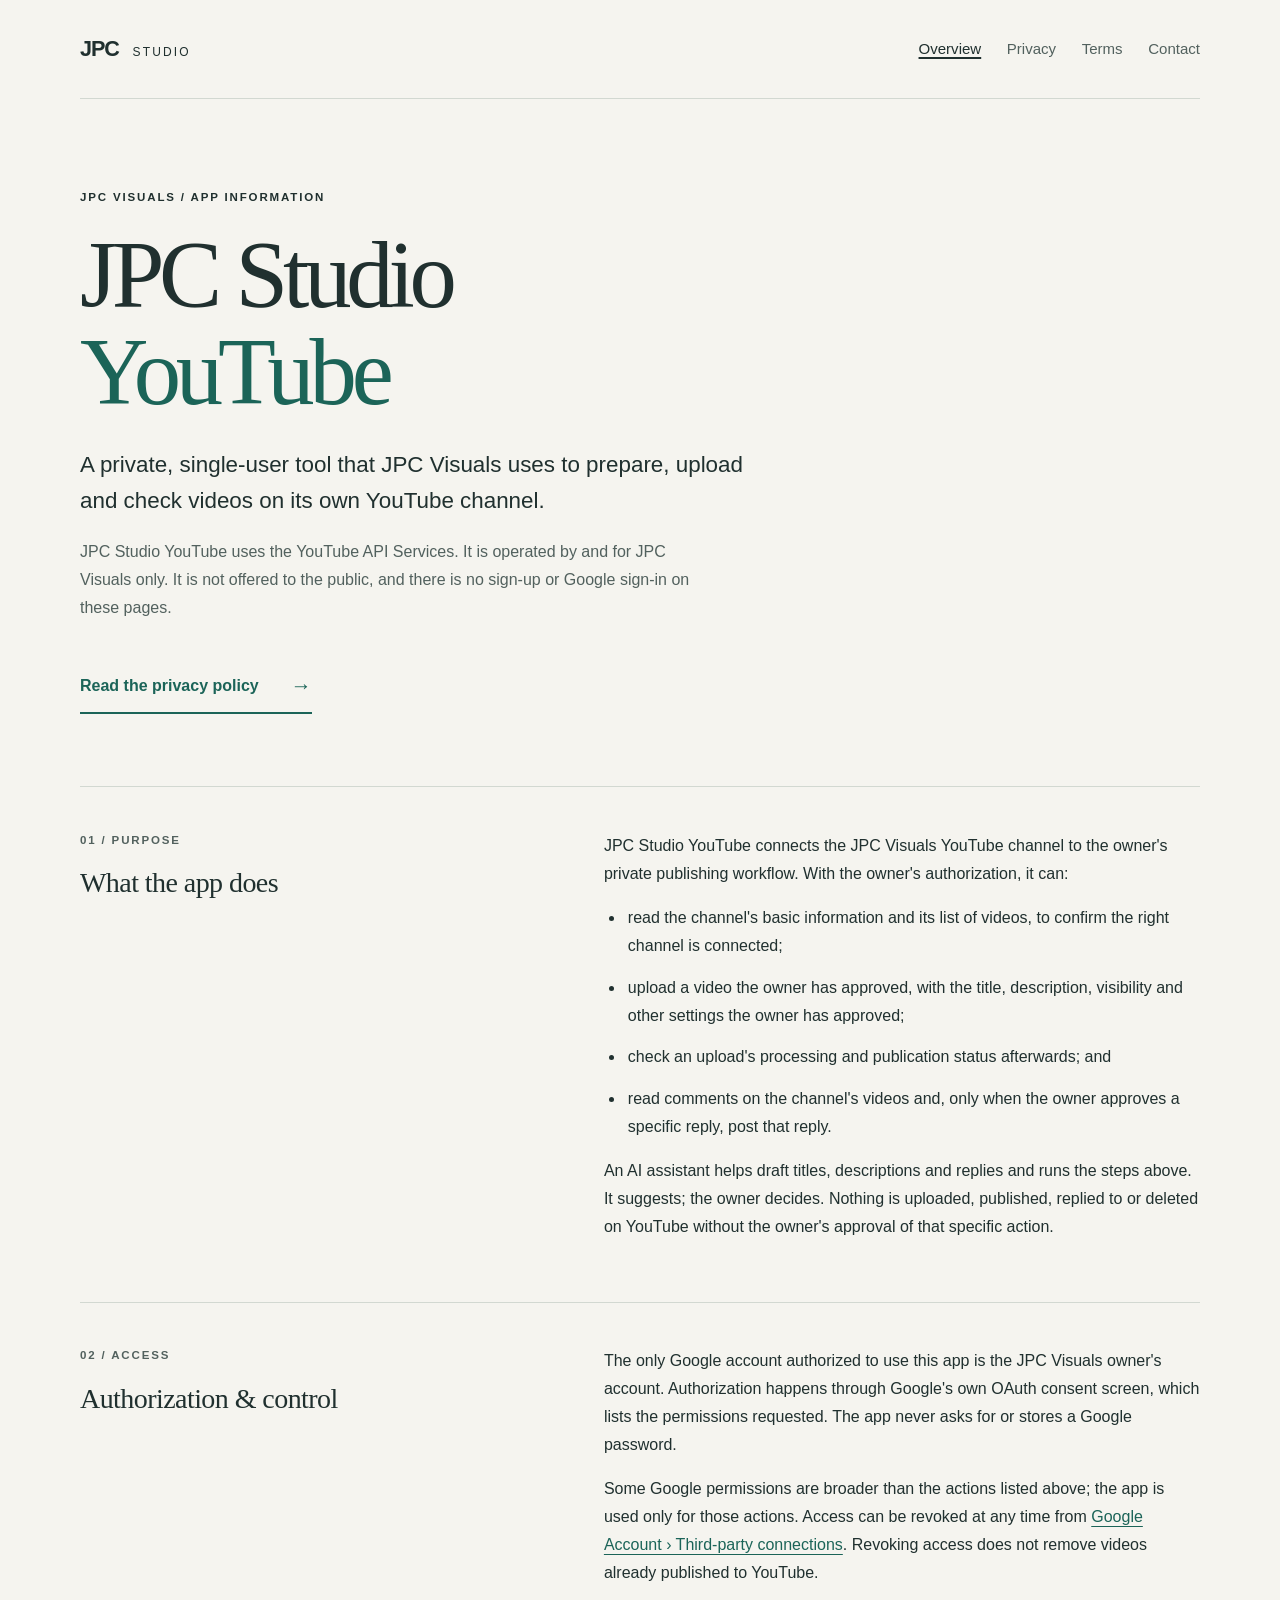
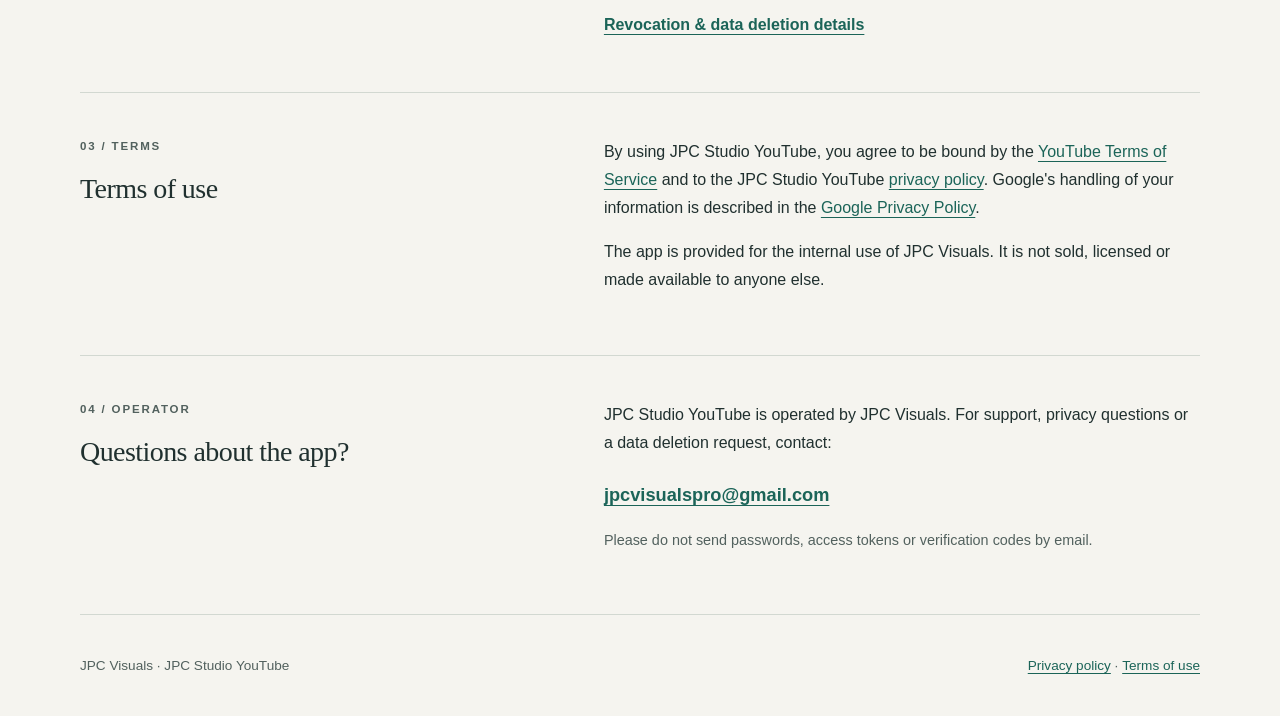
<file: index.html>
<!doctype html>
<html lang="en">
<head>
  <meta charset="utf-8">
  <meta name="viewport" content="width=device-width, initial-scale=1">
  <meta name="description" content="JPC Studio YouTube is the private, single-user tool JPC Visuals uses to prepare, upload and check videos on its own YouTube channel through the YouTube API Services.">
  <meta name="referrer" content="no-referrer">
  <meta http-equiv="Content-Security-Policy" content="default-src 'none'; style-src 'self'; img-src 'self'; font-src 'none'; connect-src 'none'; base-uri 'none'; form-action 'none'">
  <!-- SEARCH CONSOLE: paste the google-site-verification meta tag copied from Search Console on the next line (see console-steps.md, Part D). Remove this comment when done. -->
  <title>JPC Studio YouTube - App information</title>
  <link rel="stylesheet" href="styles.css">
</head>
<body>
  <a class="skip" href="#main">Skip to content</a>
  <header class="masthead">
    <a class="wordmark" href="index.html" aria-label="JPC Studio YouTube home">JPC <span>STUDIO</span></a>
    <nav aria-label="Main navigation">
      <a href="index.html" aria-current="page">Overview</a>
      <a href="privacy.html">Privacy</a>
      <a href="index.html#terms">Terms</a>
      <a href="mailto:jpcvisualspro@gmail.com">Contact</a>
    </nav>
  </header>
  <main id="main">
    <section class="intro" aria-labelledby="app-title">
      <p class="eyebrow">JPC VISUALS / APP INFORMATION</p>
      <h1 id="app-title">JPC Studio<br><span>YouTube</span></h1>
      <p class="lede">A private, single-user tool that JPC Visuals uses to prepare, upload and check videos on its own YouTube channel.</p>
      <p class="intro-note">JPC Studio YouTube uses the YouTube API Services. It is operated by and for JPC Visuals only. It is not offered to the public, and there is no sign-up or Google sign-in on these pages.</p>
      <a class="primary-link" href="privacy.html">Read the privacy policy <span aria-hidden="true">&rarr;</span></a>
    </section>

    <section class="detail-row" aria-labelledby="purpose-title">
      <div class="section-label"><p class="eyebrow">01 / PURPOSE</p><h2 id="purpose-title">What the app does</h2></div>
      <div class="section-content">
        <p>JPC Studio YouTube connects the JPC Visuals YouTube channel to the owner's private publishing workflow. With the owner's authorization, it can:</p>
        <ul>
          <li>read the channel's basic information and its list of videos, to confirm the right channel is connected;</li>
          <li>upload a video the owner has approved, with the title, description, visibility and other settings the owner has approved;</li>
          <li>check an upload's processing and publication status afterwards; and</li>
          <li>read comments on the channel's videos and, only when the owner approves a specific reply, post that reply.</li>
        </ul>
        <p>An AI assistant helps draft titles, descriptions and replies and runs the steps above. It suggests; the owner decides. Nothing is uploaded, published, replied to or deleted on YouTube without the owner's approval of that specific action.</p>
      </div>
    </section>

    <section class="detail-row" aria-labelledby="access-title">
      <div class="section-label"><p class="eyebrow">02 / ACCESS</p><h2 id="access-title">Authorization &amp; control</h2></div>
      <div class="section-content">
        <p>The only Google account authorized to use this app is the JPC Visuals owner's account. Authorization happens through Google's own OAuth consent screen, which lists the permissions requested. The app never asks for or stores a Google password.</p>
        <p>Some Google permissions are broader than the actions listed above; the app is used only for those actions. Access can be revoked at any time from <a href="https://myaccount.google.com/permissions">Google Account &rsaquo; Third-party connections</a>. Revoking access does not remove videos already published to YouTube.</p>
        <a class="text-link" href="privacy.html#controls">Revocation &amp; data deletion details</a>
      </div>
    </section>

    <section class="detail-row" id="terms" aria-labelledby="terms-title">
      <div class="section-label"><p class="eyebrow">03 / TERMS</p><h2 id="terms-title">Terms of use</h2></div>
      <div class="section-content">
        <p>By using JPC Studio YouTube, you agree to be bound by the <a href="https://www.youtube.com/t/terms">YouTube Terms of Service</a> and to the JPC Studio YouTube <a href="privacy.html">privacy policy</a>. Google's handling of your information is described in the <a href="https://policies.google.com/privacy">Google Privacy Policy</a>.</p>
        <p>The app is provided for the internal use of JPC Visuals. It is not sold, licensed or made available to anyone else.</p>
      </div>
    </section>

    <section class="detail-row" aria-labelledby="operator-title">
      <div class="section-label"><p class="eyebrow">04 / OPERATOR</p><h2 id="operator-title">Questions about the app?</h2></div>
      <div class="section-content">
        <p>JPC Studio YouTube is operated by JPC Visuals. For support, privacy questions or a data deletion request, contact:</p>
        <a class="contact-link" href="mailto:jpcvisualspro@gmail.com">jpcvisualspro@gmail.com</a>
        <p class="small">Please do not send passwords, access tokens or verification codes by email.</p>
      </div>
    </section>
  </main>
  <footer class="footer">
    <p>JPC Visuals &middot; JPC Studio YouTube</p>
    <p><a href="privacy.html">Privacy policy</a> &middot; <a href="index.html#terms">Terms of use</a></p>
  </footer>
</body>
</html>
</file>
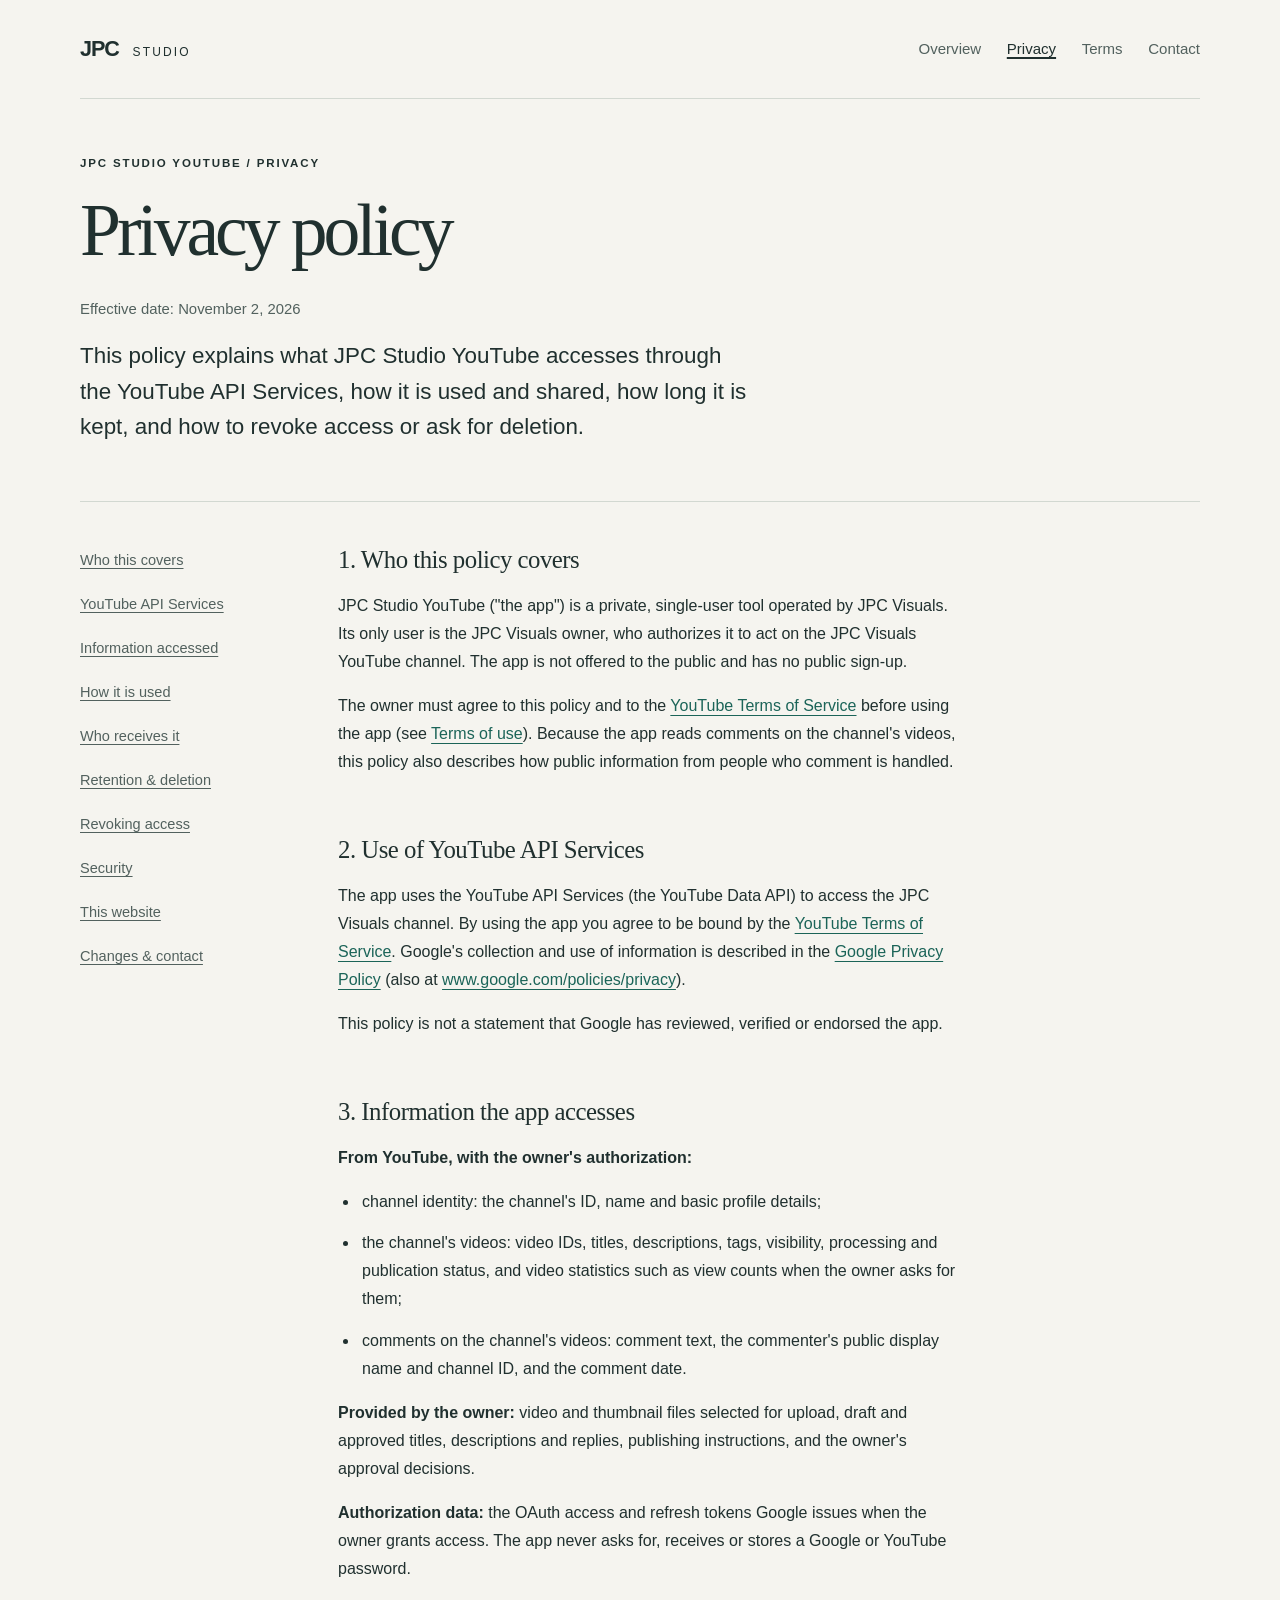
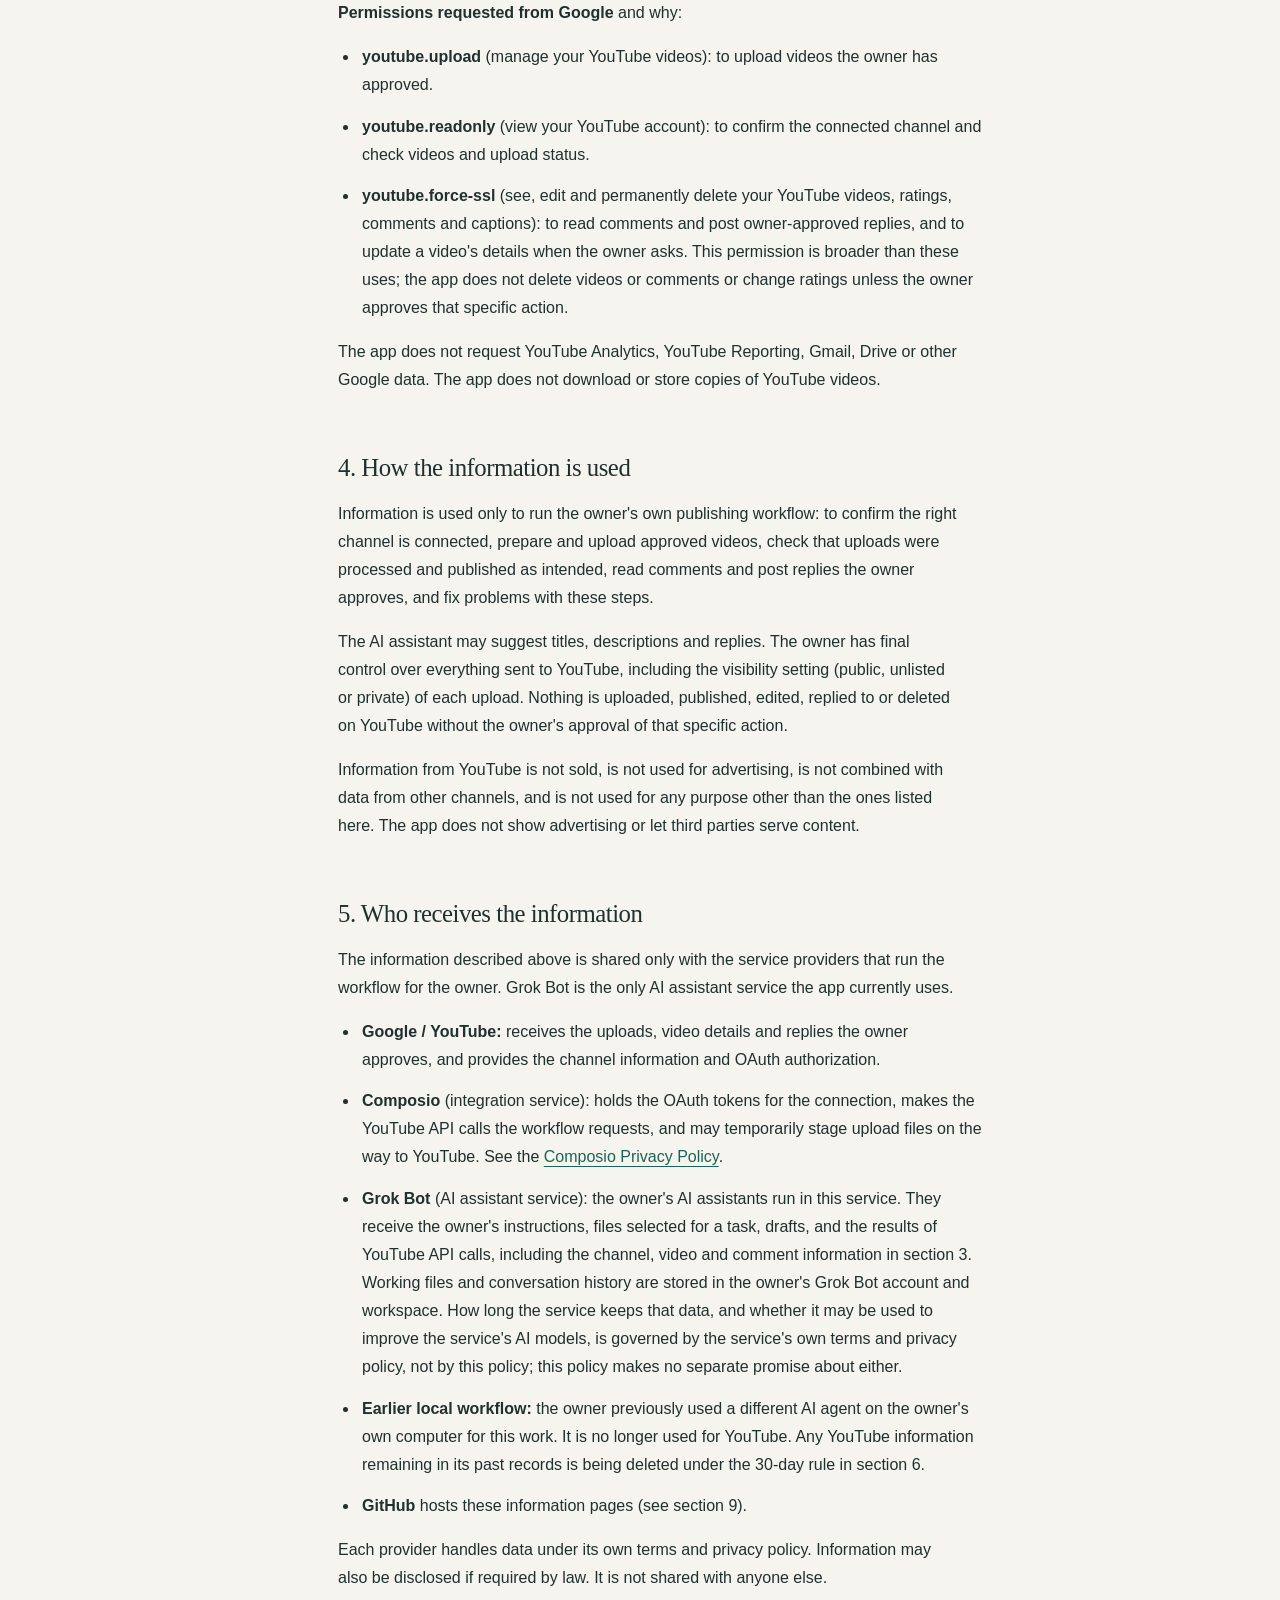
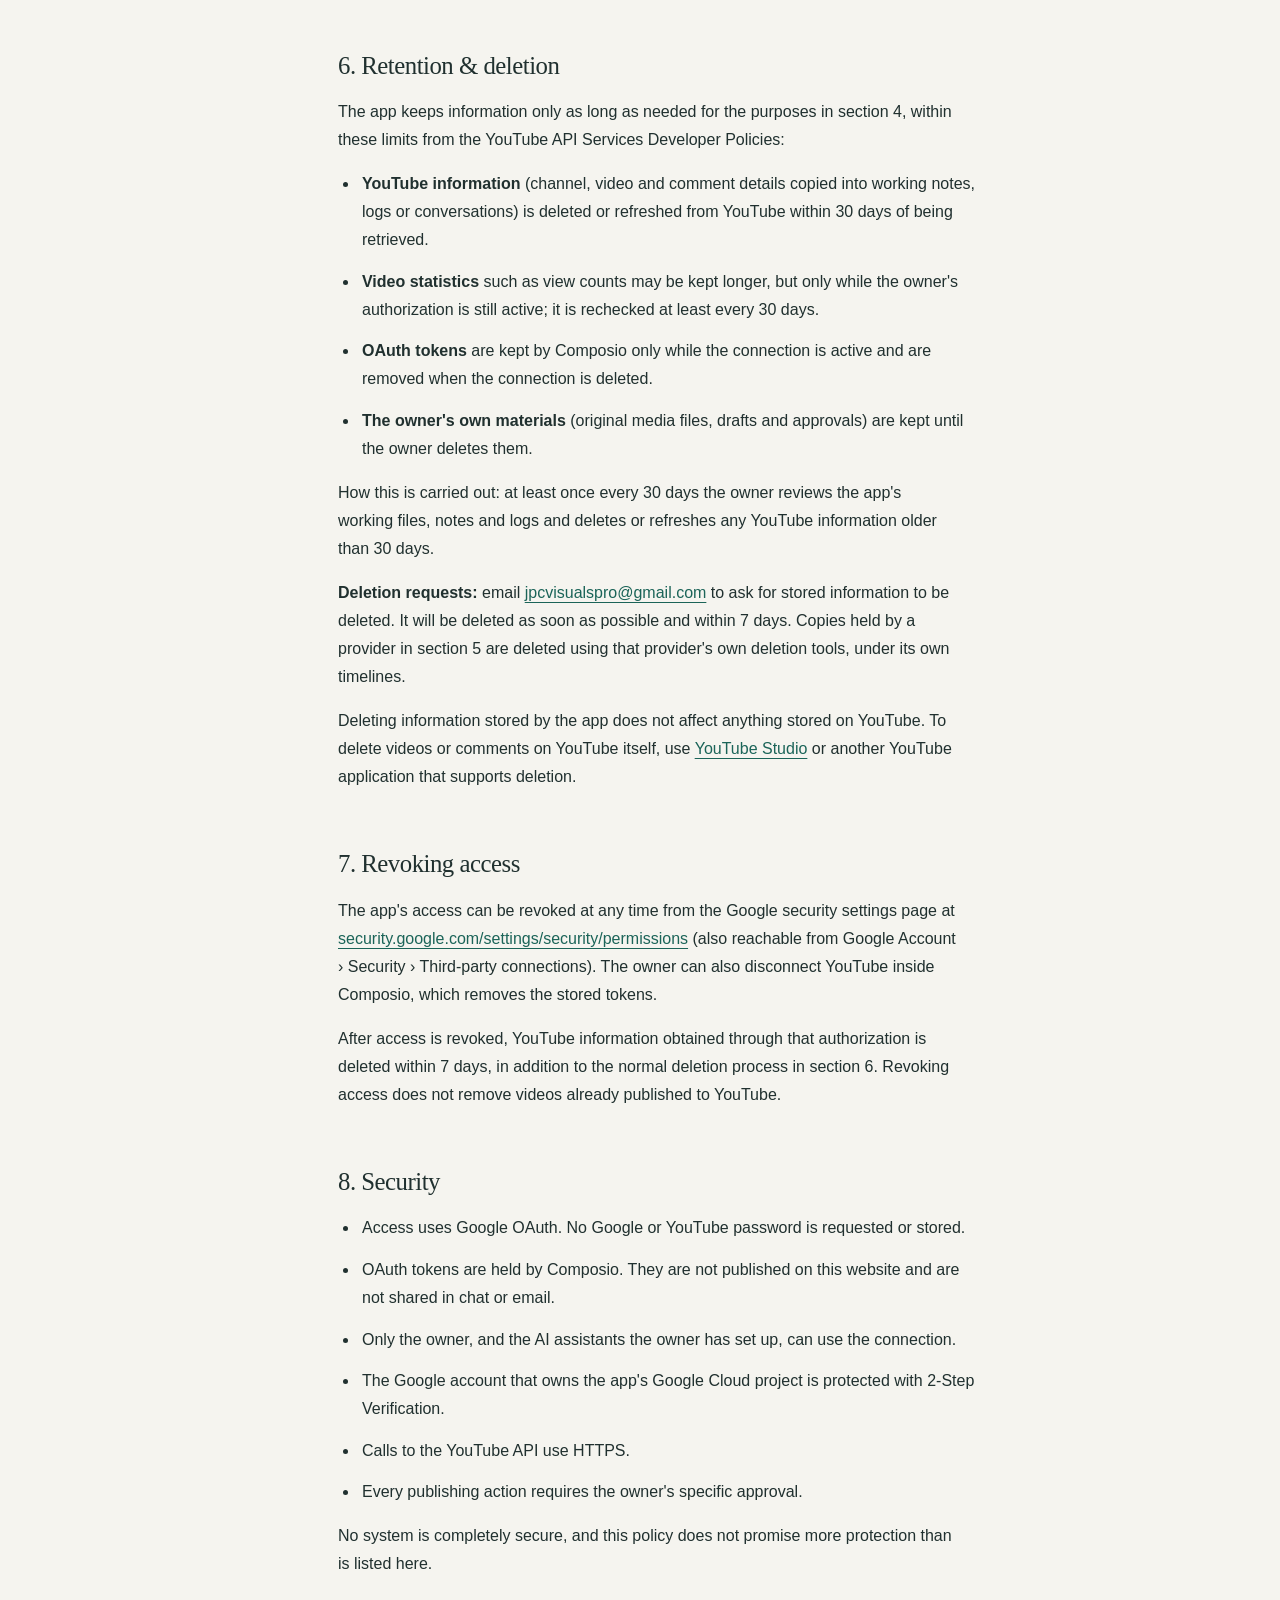
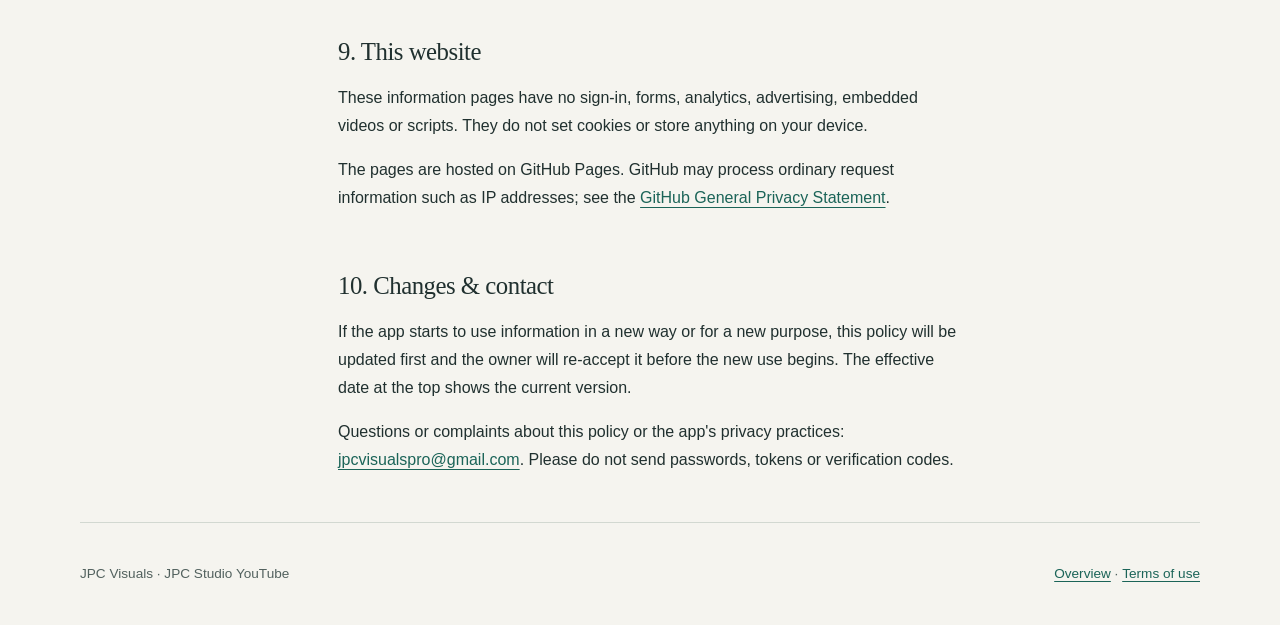
<file: privacy.html>
<!doctype html>
<html lang="en">
<head>
  <meta charset="utf-8">
  <meta name="viewport" content="width=device-width, initial-scale=1">
  <meta name="description" content="Privacy policy for JPC Studio YouTube, the private single-user tool JPC Visuals uses with the YouTube API Services.">
  <meta name="referrer" content="no-referrer">
  <meta http-equiv="Content-Security-Policy" content="default-src 'none'; style-src 'self'; img-src 'self'; font-src 'none'; connect-src 'none'; base-uri 'none'; form-action 'none'">
  <title>Privacy policy - JPC Studio YouTube</title>
  <link rel="stylesheet" href="styles.css">
</head>
<body>
  <a class="skip" href="#main">Skip to content</a>
  <header class="masthead">
    <a class="wordmark" href="index.html" aria-label="JPC Studio YouTube home">JPC <span>STUDIO</span></a>
    <nav aria-label="Main navigation">
      <a href="index.html">Overview</a>
      <a href="privacy.html" aria-current="page">Privacy</a>
      <a href="index.html#terms">Terms</a>
      <a href="mailto:jpcvisualspro@gmail.com">Contact</a>
    </nav>
  </header>
  <main id="main" class="policy">
    <header class="policy-heading">
      <p class="eyebrow">JPC STUDIO YOUTUBE / PRIVACY</p>
      <h1>Privacy policy</h1>
      <p class="policy-date">Effective date: November 2, 2026</p>
      <p class="lede">This policy explains what JPC Studio YouTube accesses through the YouTube API Services, how it is used and shared, how long it is kept, and how to revoke access or ask for deletion.</p>
    </header>
    <div class="policy-layout">
      <nav class="contents" aria-label="Privacy policy sections">
        <a href="#scope">Who this covers</a>
        <a href="#youtube">YouTube API Services</a>
        <a href="#data">Information accessed</a>
        <a href="#use">How it is used</a>
        <a href="#sharing">Who receives it</a>
        <a href="#retention">Retention &amp; deletion</a>
        <a href="#controls">Revoking access</a>
        <a href="#security">Security</a>
        <a href="#website">This website</a>
        <a href="#changes">Changes &amp; contact</a>
      </nav>
      <div class="policy-body">

        <section id="scope" aria-labelledby="scope-title">
          <h2 id="scope-title">1. Who this policy covers</h2>
          <p>JPC Studio YouTube ("the app") is a private, single-user tool operated by JPC Visuals. Its only user is the JPC Visuals owner, who authorizes it to act on the JPC Visuals YouTube channel. The app is not offered to the public and has no public sign-up.</p>
          <p>The owner must agree to this policy and to the <a href="https://www.youtube.com/t/terms">YouTube Terms of Service</a> before using the app (see <a href="index.html#terms">Terms of use</a>). Because the app reads comments on the channel's videos, this policy also describes how public information from people who comment is handled.</p>
        </section>

        <section id="youtube" aria-labelledby="youtube-title">
          <h2 id="youtube-title">2. Use of YouTube API Services</h2>
          <p>The app uses the YouTube API Services (the YouTube Data API) to access the JPC Visuals channel. By using the app you agree to be bound by the <a href="https://www.youtube.com/t/terms">YouTube Terms of Service</a>. Google's collection and use of information is described in the <a href="https://policies.google.com/privacy">Google Privacy Policy</a> (also at <a href="http://www.google.com/policies/privacy">www.google.com/policies/privacy</a>).</p>
          <p>This policy is not a statement that Google has reviewed, verified or endorsed the app.</p>
        </section>

        <section id="data" aria-labelledby="data-title">
          <h2 id="data-title">3. Information the app accesses</h2>
          <p><strong>From YouTube, with the owner's authorization:</strong></p>
          <ul>
            <li>channel identity: the channel's ID, name and basic profile details;</li>
            <li>the channel's videos: video IDs, titles, descriptions, tags, visibility, processing and publication status, and video statistics such as view counts when the owner asks for them;</li>
            <li>comments on the channel's videos: comment text, the commenter's public display name and channel ID, and the comment date.</li>
          </ul>
          <p><strong>Provided by the owner:</strong> video and thumbnail files selected for upload, draft and approved titles, descriptions and replies, publishing instructions, and the owner's approval decisions.</p>
          <p><strong>Authorization data:</strong> the OAuth access and refresh tokens Google issues when the owner grants access. The app never asks for, receives or stores a Google or YouTube password.</p>
          <p><strong>Permissions requested from Google</strong> and why:</p>
          <ul>
            <li><strong>youtube.upload</strong> (manage your YouTube videos): to upload videos the owner has approved.</li>
            <li><strong>youtube.readonly</strong> (view your YouTube account): to confirm the connected channel and check videos and upload status.</li>
            <li><strong>youtube.force-ssl</strong> (see, edit and permanently delete your YouTube videos, ratings, comments and captions): to read comments and post owner-approved replies, and to update a video's details when the owner asks. This permission is broader than these uses; the app does not delete videos or comments or change ratings unless the owner approves that specific action.</li>
          </ul>
          <p>The app does not request YouTube Analytics, YouTube Reporting, Gmail, Drive or other Google data. The app does not download or store copies of YouTube videos.</p>
        </section>

        <section id="use" aria-labelledby="use-title">
          <h2 id="use-title">4. How the information is used</h2>
          <p>Information is used only to run the owner's own publishing workflow: to confirm the right channel is connected, prepare and upload approved videos, check that uploads were processed and published as intended, read comments and post replies the owner approves, and fix problems with these steps.</p>
          <p>The AI assistant may suggest titles, descriptions and replies. The owner has final control over everything sent to YouTube, including the visibility setting (public, unlisted or private) of each upload. Nothing is uploaded, published, edited, replied to or deleted on YouTube without the owner's approval of that specific action.</p>
          <p>Information from YouTube is not sold, is not used for advertising, is not combined with data from other channels, and is not used for any purpose other than the ones listed here. The app does not show advertising or let third parties serve content.</p>
        </section>

        <section id="sharing" aria-labelledby="sharing-title">
          <h2 id="sharing-title">5. Who receives the information</h2>
          <p>The information described above is shared only with the service providers that run the workflow for the owner. Grok Bot is the only AI assistant service the app currently uses.</p>
          <ul>
            <li><strong>Google / YouTube:</strong> receives the uploads, video details and replies the owner approves, and provides the channel information and OAuth authorization.</li>
            <li><strong>Composio</strong> (integration service): holds the OAuth tokens for the connection, makes the YouTube API calls the workflow requests, and may temporarily stage upload files on the way to YouTube. See the <a href="https://composio.dev/privacy">Composio Privacy Policy</a>.</li>
            <li><strong>Grok Bot</strong> (AI assistant service): the owner's AI assistants run in this service. They receive the owner's instructions, files selected for a task, drafts, and the results of YouTube API calls, including the channel, video and comment information in section 3. Working files and conversation history are stored in the owner's Grok Bot account and workspace. How long the service keeps that data, and whether it may be used to improve the service's AI models, is governed by the service's own terms and privacy policy, not by this policy; this policy makes no separate promise about either.</li>
            <li><strong>Earlier local workflow:</strong> the owner previously used a different AI agent on the owner's own computer for this work. It is no longer used for YouTube. Any YouTube information remaining in its past records is being deleted under the 30-day rule in section 6.</li>
            <li><strong>GitHub</strong> hosts these information pages (see section 9).</li>
          </ul>
          <p>Each provider handles data under its own terms and privacy policy. Information may also be disclosed if required by law. It is not shared with anyone else.</p>
        </section>

        <section id="retention" aria-labelledby="retention-title">
          <h2 id="retention-title">6. Retention &amp; deletion</h2>
          <p>The app keeps information only as long as needed for the purposes in section 4, within these limits from the YouTube API Services Developer Policies:</p>
          <ul>
            <li><strong>YouTube information</strong> (channel, video and comment details copied into working notes, logs or conversations) is deleted or refreshed from YouTube within 30 days of being retrieved.</li>
            <li><strong>Video statistics</strong> such as view counts may be kept longer, but only while the owner's authorization is still active; it is rechecked at least every 30 days.</li>
            <li><strong>OAuth tokens</strong> are kept by Composio only while the connection is active and are removed when the connection is deleted.</li>
            <li><strong>The owner's own materials</strong> (original media files, drafts and approvals) are kept until the owner deletes them.</li>
          </ul>
          <p>How this is carried out: at least once every 30 days the owner reviews the app's working files, notes and logs and deletes or refreshes any YouTube information older than 30 days.</p>
          <p><strong>Deletion requests:</strong> email <a href="mailto:jpcvisualspro@gmail.com">jpcvisualspro@gmail.com</a> to ask for stored information to be deleted. It will be deleted as soon as possible and within 7 days. Copies held by a provider in section 5 are deleted using that provider's own deletion tools, under its own timelines.</p>
          <p>Deleting information stored by the app does not affect anything stored on YouTube. To delete videos or comments on YouTube itself, use <a href="https://studio.youtube.com">YouTube Studio</a> or another YouTube application that supports deletion.</p>
        </section>

        <section id="controls" aria-labelledby="controls-title">
          <h2 id="controls-title">7. Revoking access</h2>
          <p>The app's access can be revoked at any time from the Google security settings page at <a href="https://security.google.com/settings/security/permissions">security.google.com/settings/security/permissions</a> (also reachable from Google Account &rsaquo; Security &rsaquo; Third-party connections). The owner can also disconnect YouTube inside Composio, which removes the stored tokens.</p>
          <p>After access is revoked, YouTube information obtained through that authorization is deleted within 7 days, in addition to the normal deletion process in section 6. Revoking access does not remove videos already published to YouTube.</p>
        </section>

        <section id="security" aria-labelledby="security-title">
          <h2 id="security-title">8. Security</h2>
          <ul>
            <li>Access uses Google OAuth. No Google or YouTube password is requested or stored.</li>
            <li>OAuth tokens are held by Composio. They are not published on this website and are not shared in chat or email.</li>
            <li>Only the owner, and the AI assistants the owner has set up, can use the connection.</li>
            <li>The Google account that owns the app's Google Cloud project is protected with 2-Step Verification.</li>
            <li>Calls to the YouTube API use HTTPS.</li>
            <li>Every publishing action requires the owner's specific approval.</li>
          </ul>
          <p>No system is completely secure, and this policy does not promise more protection than is listed here.</p>
        </section>

        <section id="website" aria-labelledby="website-title">
          <h2 id="website-title">9. This website</h2>
          <p>These information pages have no sign-in, forms, analytics, advertising, embedded videos or scripts. They do not set cookies or store anything on your device.</p>
          <p>The pages are hosted on GitHub Pages. GitHub may process ordinary request information such as IP addresses; see the <a href="https://docs.github.com/en/site-policy/privacy-policies/github-general-privacy-statement">GitHub General Privacy Statement</a>.</p>
        </section>

        <section id="changes" aria-labelledby="changes-title">
          <h2 id="changes-title">10. Changes &amp; contact</h2>
          <p>If the app starts to use information in a new way or for a new purpose, this policy will be updated first and the owner will re-accept it before the new use begins. The effective date at the top shows the current version.</p>
          <p>Questions or complaints about this policy or the app's privacy practices: <a href="mailto:jpcvisualspro@gmail.com">jpcvisualspro@gmail.com</a>. Please do not send passwords, tokens or verification codes.</p>
        </section>

      </div>
    </div>
  </main>
  <footer class="footer">
    <p>JPC Visuals &middot; JPC Studio YouTube</p>
    <p><a href="index.html">Overview</a> &middot; <a href="index.html#terms">Terms of use</a></p>
  </footer>
</body>
</html>
</file>
<file: styles.css>
:root {
  color-scheme: light;
  --paper: #f5f4ef;
  --ink: #20302f;
  --muted: #52615e;
  --accent: #1b6458;
  --line: #d2d8d1;
  --display: Georgia, "Times New Roman", serif;
  --body: "Segoe UI", Candara, "Noto Sans", sans-serif;
}
* { box-sizing: border-box; }
html { scroll-padding-top: 2rem; }
body { margin: 0; background: var(--paper); color: var(--ink); font: 400 1rem/1.75 var(--body); }
a { color: var(--accent); text-underline-offset: .22em; overflow-wrap: anywhere; }
a:hover { text-decoration-thickness: 2px; }
a:focus-visible { outline: 3px solid var(--accent); outline-offset: 5px; border-radius: 2px; }
.skip { position: absolute; top: .5rem; left: .5rem; padding: .65rem 1rem; background: var(--ink); color: white; transform: translateY(-180%); z-index: 2; }
.skip:focus { transform: translateY(0); }
.masthead, main, .footer { width: min(1120px, calc(100% - 96px)); margin-inline: auto; }
.masthead { display: flex; align-items: center; justify-content: space-between; gap: 1rem; padding-block: 1.7rem; border-bottom: 1px solid var(--line); }
.wordmark { color: var(--ink); font-size: 1.35rem; font-weight: 700; letter-spacing: -.05em; text-decoration: none; white-space: nowrap; }
.wordmark span { margin-left: .55rem; font-size: .75rem; font-weight: 500; letter-spacing: .18em; }
.masthead nav { display: flex; flex-wrap: wrap; align-items: center; gap: .5rem 1.6rem; }
.masthead nav a { display: inline-flex; align-items: center; min-height: 44px; color: var(--muted); text-decoration: none; font-size: .94rem; }
.masthead nav a[aria-current="page"] { color: var(--ink); text-decoration: underline; text-decoration-thickness: 2px; }
.eyebrow { font-size: .72rem; line-height: 1.5; font-weight: 650; letter-spacing: .16em; }
.intro { padding-block: clamp(3rem, 7vw, 6rem) 4.5rem; max-width: 830px; }
h1, h2 { text-wrap: balance; }
h1 { margin: 1.3rem 0 1.7rem; font: 400 clamp(3rem, 7.4vw, 6rem)/1.02 var(--display); letter-spacing: -.055em; }
h1 span { color: var(--accent); }
.lede { max-width: 670px; font-size: clamp(1.16rem, 2vw, 1.4rem); line-height: 1.6; }
.intro-note { max-width: 620px; margin-top: 1.15rem; color: var(--muted); }
.primary-link { display: inline-flex; align-items: center; justify-content: space-between; gap: 2rem; min-height: 48px; margin-top: 1.4rem; padding: .5rem 0; font-weight: 650; text-decoration: none; border-bottom: 2px solid var(--accent); }
.primary-link span { font-size: 1.3rem; }
.detail-row { display: grid; grid-template-columns: minmax(180px, .75fr) minmax(0, 1fr); column-gap: clamp(2rem, 6vw, 7rem); padding-block: 2.8rem; border-top: 1px solid var(--line); }
.section-label .eyebrow { margin-top: 0; color: var(--muted); }
h2 { margin: .6rem 0 1rem; font: 400 1.75rem/1.3 var(--display); letter-spacing: -.02em; }
.section-content p:first-child { margin-top: 0; }
p { margin: 0 0 1rem; }
.section-content p, .policy-body p, .policy-body li { max-width: 70ch; }
.text-link { display: inline-flex; align-items: center; min-height: 44px; font-weight: 600; }
.contact-link { display: inline-flex; align-items: center; min-height: 44px; font-size: 1.14rem; font-weight: 600; }
.small { margin-top: .7rem; font-size: .9rem; color: var(--muted); }
.footer { display: flex; justify-content: space-between; align-items: center; flex-wrap: wrap; gap: .5rem 2rem; padding-block: 1.8rem; border-top: 1px solid var(--line); color: var(--muted); font-size: .85rem; }
.footer p { margin: 0; }
.footer a { display: inline-flex; align-items: center; min-height: 44px; }
.policy { padding-top: 3rem; }
.policy-heading { padding-block: .5rem 2.5rem; }
.policy-heading h1 { font-size: clamp(2.7rem, 6vw, 4.6rem); }
.policy-date { color: var(--muted); font-size: .93rem; }
.policy-layout { display: grid; grid-template-columns: 210px minmax(0, 1fr); gap: 3rem; border-top: 1px solid var(--line); padding-top: 2rem; }
.contents { align-self: start; position: sticky; top: 1.5rem; display: flex; flex-direction: column; padding-block: .3rem; }
.contents a { display: flex; align-items: center; min-height: 44px; padding-block: .25rem; color: var(--muted); font-size: .91rem; }
.policy-body section { padding-bottom: 2rem; scroll-margin-top: 1.5rem; }
.policy-body h2 { font-size: 1.55rem; }
ul { padding-left: 1.3rem; }
li { padding-left: .2rem; margin-bottom: .85rem; }
.policy-body strong { font-weight: 650; }
@media (max-width: 800px) {
  .masthead, main, .footer { width: calc(100% - 48px); }
  .detail-row { grid-template-columns: 1fr; gap: 1rem; padding-block: 2rem; }
  .policy-layout { grid-template-columns: minmax(0, 1fr); gap: 1.5rem; }
  .contents { position: static; display: grid; grid-template-columns: repeat(2, minmax(0, 1fr)); border-bottom: 1px solid var(--line); padding-bottom: 1rem; gap: 0 1rem; }
}
@media (max-width: 460px) {
  .masthead, main, .footer { width: calc(100% - 36px); }
  .masthead { align-items: flex-start; flex-direction: column; gap: .35rem; padding-block: 1rem .6rem; }
  .masthead nav { gap: .5rem 1.5rem; }
  .intro { padding-block: 2.8rem 3rem; }
  .policy { padding-top: 2rem; }
  .contact-link { font-size: 1rem; }
  .footer { align-items: flex-start; flex-direction: column; }
}
@media print {
  body { background: white; color: black; font-size: 12pt; }
  .masthead, main, .footer { width: 100%; }
  .skip, .contents, .masthead nav { display: none; }
  .policy-layout { display: block; }
  a { color: black; }
  .intro { padding-block: 1rem; }
}
</file>
